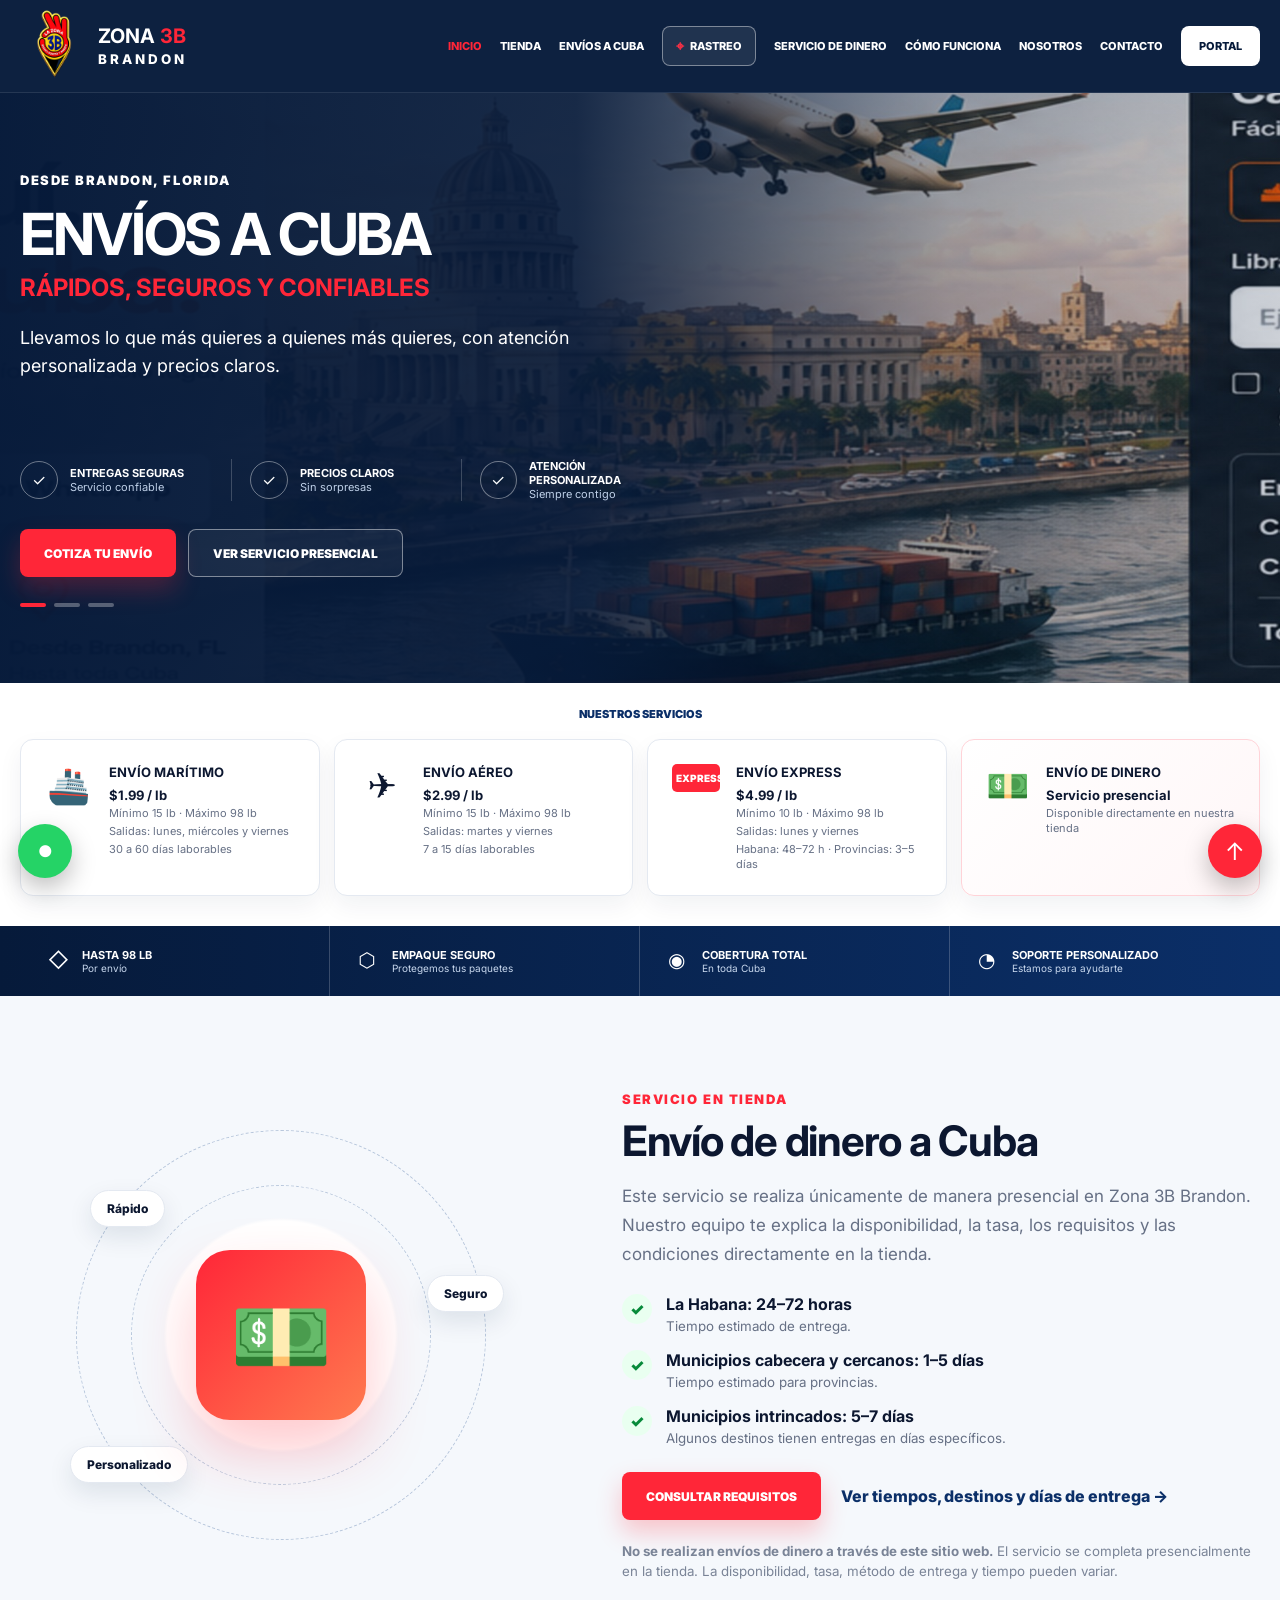
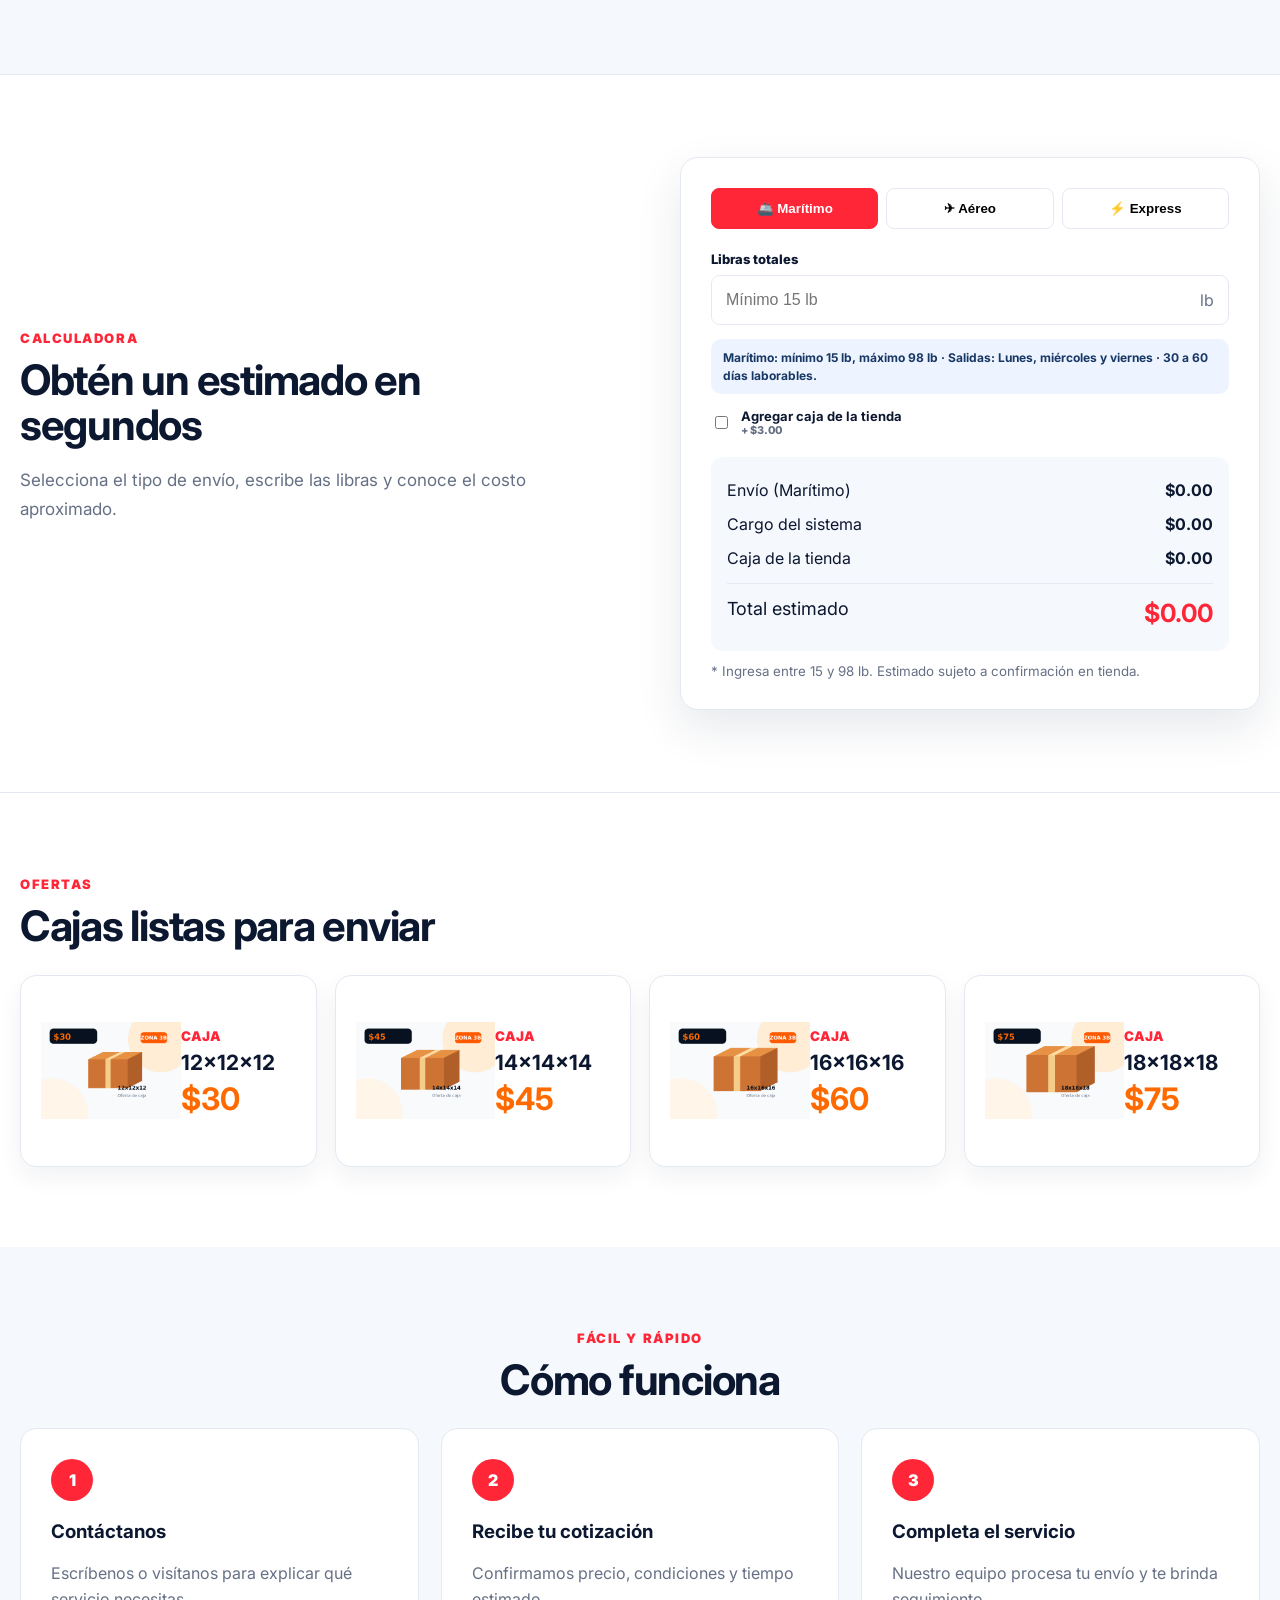
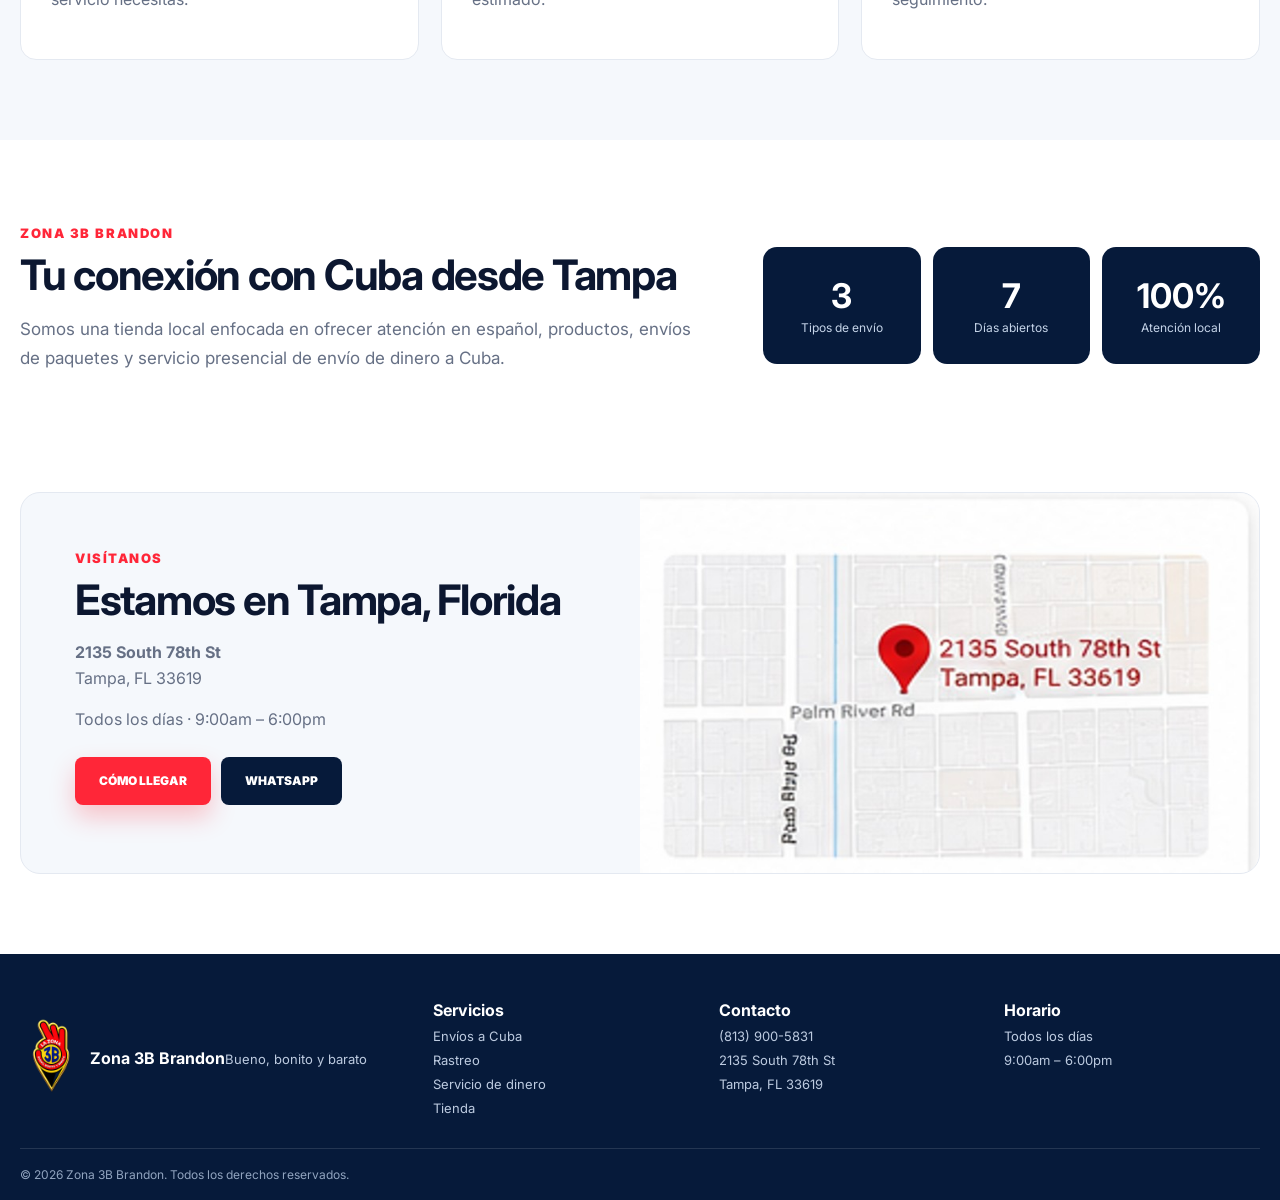
<file: index.html>
<!doctype html>
<html lang="es">
<head>
  <meta charset="utf-8">
  <meta name="viewport" content="width=device-width,initial-scale=1">
  <meta name="description" content="Zona 3B Brandon: tienda, envíos de paquetes y servicio presencial de envío de dinero a Cuba desde Tampa, Florida.">
  <meta name="theme-color" content="#061a3a">
  <meta name="build-version" content="6.6">
  <title>Zona 3B Brandon | Envíos, tienda y servicio de dinero a Cuba</title>
  <link rel="icon" href="logo-zona3b-oficial.png">
  <link rel="preconnect" href="https://fonts.googleapis.com">
  <link rel="preconnect" href="https://fonts.gstatic.com" crossorigin>
  <link href="https://fonts.googleapis.com/css2?family=Inter:wght@400;500;600;700;800;900&display=swap" rel="stylesheet">
  <link rel="stylesheet" href="styles-v67.css">
</head>
<body>
  <header class="site-header">
    <div class="shell nav-wrap">
      <a class="brand" href="#inicio" aria-label="Zona 3B Brandon">
        <img src="logo-zona3b-oficial.png" alt="Zona 3B Brandon">
        <div><strong>ZONA <span>3B</span></strong><small>BRANDON</small></div>
      </a>
      <button class="menu-toggle" aria-label="Abrir menú" aria-expanded="false">☰</button>
      <nav class="menu">
        <a href="#inicio" class="active">Inicio</a>
        <a class="shop-link" href="https://shop.zona3brandon.us" rel="noopener">Tienda</a>
        <a href="#envios">Envíos a Cuba</a>
        <a class="tracking-nav" href="seguimiento.html">Rastreo</a>
        <a href="#dinero">Servicio de dinero</a>
        <a href="#como-funciona">Cómo funciona</a>
        <a href="#nosotros">Nosotros</a>
        <a href="#contacto">Contacto</a>
        <a class="portal" id="portal-link" href="#">Portal</a>
      </nav>
    </div>
  </header>

  <main>
    <section class="hero" id="inicio">
      <div class="hero-bg"></div><div class="hero-overlay"></div>
      <div class="shell hero-content">
        <div class="hero-copy">
          <span class="kicker">DESDE BRANDON, FLORIDA</span>
          <div class="hero-slides" aria-live="polite">
            <article class="hero-slide active" data-slide="0">
              <h1>ENVÍOS A CUBA</h1>
              <h2>RÁPIDOS, SEGUROS Y CONFIABLES</h2>
              <p>Llevamos lo que más quieres a quienes más quieres, con atención personalizada y precios claros.</p>
            </article>
            <article class="hero-slide" data-slide="1">
              <h1>ENVÍO DE DINERO</h1>
              <h2>SERVICIO PRESENCIAL EN TIENDA</h2>
              <p>Visítanos en Zona 3B Brandon para recibir atención directa y completar el servicio personalmente.</p>
            </article>
            <article class="hero-slide" data-slide="2">
              <h1>TODO EN UN LUGAR</h1>
              <h2>TIENDA, PAQUETES Y SERVICIOS</h2>
              <p>Compra productos, prepara tus paquetes y realiza el envío de dinero personalmente en nuestra tienda.</p>
            </article>
          </div>
          <div class="hero-benefits">
            <div><i>✓</i><span><b>Entregas seguras</b><small>Servicio confiable</small></span></div>
            <div><i>✓</i><span><b>Precios claros</b><small>Sin sorpresas</small></span></div>
            <div><i>✓</i><span><b>Atención personalizada</b><small>Siempre contigo</small></span></div>
          </div>
          <div class="hero-actions">
            <a class="btn primary" href="#calculadora">Cotiza tu envío</a>
            <a class="btn secondary" id="money-hero" href="#dinero">Ver servicio presencial</a>
          </div>
          <div class="hero-dots" id="hero-dots"></div>
        </div>
      </div>
    </section>

    <section class="services" id="envios">
      <div class="shell">
        <div class="section-label">NUESTROS SERVICIOS</div>
        <div class="service-grid">
          <article><div class="service-icon">🚢</div><div><h3>Envío marítimo</h3><b>$1.99 / lb</b><small>Mínimo 15 lb · Máximo 98 lb</small><small>Salidas: lunes, miércoles y viernes</small><small>30 a 60 días laborables</small></div></article>
          <article><div class="service-icon">✈️</div><div><h3>Envío aéreo</h3><b>$2.99 / lb</b><small>Mínimo 15 lb · Máximo 98 lb</small><small>Salidas: martes y viernes</small><small>7 a 15 días laborables</small></div></article>
          <article><div class="service-icon express">EXPRESS</div><div><h3>Envío express</h3><b>$4.99 / lb</b><small>Mínimo 10 lb · Máximo 98 lb</small><small>Salidas: lunes y viernes</small><small>Habana: 48–72 h · Provincias: 3–5 días</small></div></article>
          <article class="money-card"><div class="service-icon">💵</div><div><h3>Envío de dinero</h3><b>Servicio presencial</b><small>Disponible directamente en nuestra tienda</small></div></article>
        </div>
      </div>
    </section>

    <section class="feature-strip">
      <div class="shell strip-grid">
        <div><span>◇</span><b>Hasta 98 lb</b><small>Por envío</small></div>
        <div><span>⬡</span><b>Empaque seguro</b><small>Protegemos tus paquetes</small></div>
        <div><span>◉</span><b>Cobertura total</b><small>En toda Cuba</small></div>
        <div><span>◔</span><b>Soporte personalizado</b><small>Estamos para ayudarte</small></div>
      </div>
    </section>

    <section class="money-section" id="dinero">
      <div class="shell money-layout">
        <div class="money-visual">
          <div class="money-orbit orbit-one"></div><div class="money-orbit orbit-two"></div>
          <div class="money-icon">💵</div>
          <span class="badge badge-one">Rápido</span><span class="badge badge-two">Seguro</span><span class="badge badge-three">Personalizado</span>
        </div>
        <div class="money-copy">
          <span class="eyebrow">SERVICIO EN TIENDA</span>
          <h2>Envío de dinero a Cuba</h2>
          <p>Este servicio se realiza únicamente de manera presencial en Zona 3B Brandon. Nuestro equipo te explica la disponibilidad, la tasa, los requisitos y las condiciones directamente en la tienda.</p>
          <div class="money-points">
            <div><i>✓</i><span><b>La Habana: 24–72 horas</b><small>Tiempo estimado de entrega.</small></span></div>
            <div><i>✓</i><span><b>Municipios cabecera y cercanos: 1–5 días</b><small>Tiempo estimado para provincias.</small></span></div>
            <div><i>✓</i><span><b>Municipios intrincados: 5–7 días</b><small>Algunos destinos tienen entregas en días específicos.</small></span></div>
          </div>
          <div class="money-actions">
            <a class="btn primary" id="money-whatsapp" href="#">Consultar requisitos</a>
            <a class="text-link" href="dinero.html">Ver tiempos, destinos y días de entrega →</a>
          </div>
          <small class="legal-note"><b>No se realizan envíos de dinero a través de este sitio web.</b> El servicio se completa presencialmente en la tienda. La disponibilidad, tasa, método de entrega y tiempo pueden variar.</small>
        </div>
      </div>
    </section>

    <section class="calculator-section" id="calculadora">
      <div class="shell calculator-layout">
        <div class="calc-copy">
          <span class="eyebrow">CALCULADORA</span>
          <h2>Obtén un estimado en segundos</h2>
          <p>Selecciona el tipo de envío, escribe las libras y conoce el costo aproximado.</p>
        </div>
        <div class="calculator-card">
          <div class="tabs" id="ship-tabs"></div>
          <label for="pounds">Libras totales</label>
          <div class="input-wrap"><input id="pounds" type="number" min="15" max="98" step="0.1" placeholder="Ej: 25"><span>lb</span></div>
          <div class="calc-rule" id="calc-rule">Marítimo: mínimo 15 lb, máximo 98 lb · 30 a 60 días laborables.</div>
          <label class="check-row"><input id="store-box" type="checkbox"><span><b>Agregar caja de la tienda</b><small>+ $3.00</small></span></label>
          <div class="summary-box">
            <div><span id="shipping-label">Envío (Marítimo)</span><b id="shipping-cost">$0.00</b></div>
            <div><span>Cargo del sistema</span><b id="system-cost">$1.30</b></div>
            <div><span>Caja de la tienda</span><b id="box-cost">$0.00</b></div>
            <div class="total"><span>Total estimado</span><b id="total-cost">$1.30</b></div>
          </div>
          <small id="calc-message">* Escribe una cantidad entre el mínimo y máximo permitido. Estimado sujeto a confirmación en tienda.</small>
        </div>
      </div>
    </section>

    <section class="boxes" id="cajas">
      <div class="shell">
        <div class="section-heading"><span class="eyebrow">OFERTAS</span><h2>Cajas listas para enviar</h2></div>
        <div class="boxes-grid">
          <article><img src="box-12-v54.png" alt="Caja 12x12x12"><div><small>CAJA</small><h3>12x12x12</h3><b>$30</b></div></article>
          <article><img src="box-14-v54.png" alt="Caja 14x14x14"><div><small>CAJA</small><h3>14x14x14</h3><b>$45</b></div></article>
          <article><img src="box-16-v54.png" alt="Caja 16x16x16"><div><small>CAJA</small><h3>16x16x16</h3><b>$60</b></div></article>
          <article><img src="box-18-v54.png" alt="Caja 18x18x18"><div><small>CAJA</small><h3>18x18x18</h3><b>$75</b></div></article>
        </div>
      </div>
    </section>

    <section class="how" id="como-funciona">
      <div class="shell">
        <div class="section-heading center"><span class="eyebrow">FÁCIL Y RÁPIDO</span><h2>Cómo funciona</h2></div>
        <div class="steps">
          <article><span>1</span><h3>Contáctanos</h3><p>Escríbenos o visítanos para explicar qué servicio necesitas.</p></article>
          <article><span>2</span><h3>Recibe tu cotización</h3><p>Confirmamos precio, condiciones y tiempo estimado.</p></article>
          <article><span>3</span><h3>Completa el servicio</h3><p>Nuestro equipo procesa tu envío y te brinda seguimiento.</p></article>
        </div>
      </div>
    </section>

    <section class="about" id="nosotros">
      <div class="shell about-layout">
        <div><span class="eyebrow">ZONA 3B BRANDON</span><h2>Tu conexión con Cuba desde Tampa</h2><p>Somos una tienda local enfocada en ofrecer atención en español, productos, envíos de paquetes y servicio presencial de envío de dinero a Cuba.</p></div>
        <div class="about-stats"><article><b>3</b><span>Tipos de envío</span></article><article><b>7</b><span>Días abiertos</span></article><article><b>100%</b><span>Atención local</span></article></div>
      </div>
    </section>

    <section class="contact" id="contacto">
      <div class="shell contact-card">
        <div><span class="eyebrow">VISÍTANOS</span><h2>Estamos en Tampa, Florida</h2><p><b id="address-1"></b><br><span id="address-2"></span></p><p>Todos los días · 9:00am – 6:00pm</p><div class="contact-actions"><a class="btn primary" id="map-link" href="#">Cómo llegar</a><a class="btn dark" id="contact-whatsapp" href="#">WhatsApp</a></div></div>
        <img src="map-preview-v54.jpg" alt="Mapa de ubicación de Zona 3B Brandon">
      </div>
    </section>
  </main>

  <a class="float whatsapp" id="floating-whatsapp" href="#" aria-label="WhatsApp">●</a>
  <a class="float up" href="#inicio" aria-label="Subir">↑</a>

  <footer>
    <div class="shell footer-grid">
      <div class="footer-brand"><img src="logo-zona3b-oficial.png" alt=""><div><b>Zona 3B Brandon</b><small>Bueno, bonito y barato</small></div></div>
      <div><b>Servicios</b><a href="#envios">Envíos a Cuba</a><a class="tracking-nav" href="seguimiento.html">Rastreo</a><a href="#dinero">Servicio de dinero</a><a class="shop-link" href="https://shop.zona3brandon.us" rel="noopener">Tienda</a></div>
      <div><b>Contacto</b><span>(813) 900-5831</span><span>2135 South 78th St</span><span>Tampa, FL 33619</span></div>
      <div><b>Horario</b><span>Todos los días</span><span>9:00am – 6:00pm</span></div>
    </div>
    <div class="shell footer-bottom">© 2026 Zona 3B Brandon. Todos los derechos reservados.</div>
  </footer>

  <script src="config.js"></script>
  <script src="script-v67.js"></script>

  <script>
    // Enlace independiente de la tienda. También corrige marcadores antiguos #tienda.
    (() => {
      const SHOP_URL = "https://shop.zona3brandon.us";
      document.addEventListener("click", (event) => {
        const link = event.target.closest("a");
        if (!link) return;
        const href = (link.getAttribute("href") || "").trim().toLowerCase();
        const label = (link.textContent || "").trim().toLowerCase();
        if (href === "#tienda" || (label === "tienda" && !href.includes("shop.zona3brandon.us"))) {
          event.preventDefault();
          window.location.assign(SHOP_URL);
        }
      }, true);
      if (window.location.hash.toLowerCase() === "#tienda") {
        window.location.replace(SHOP_URL);
      }
    })();
  </script>
</body>
</html>
</file>
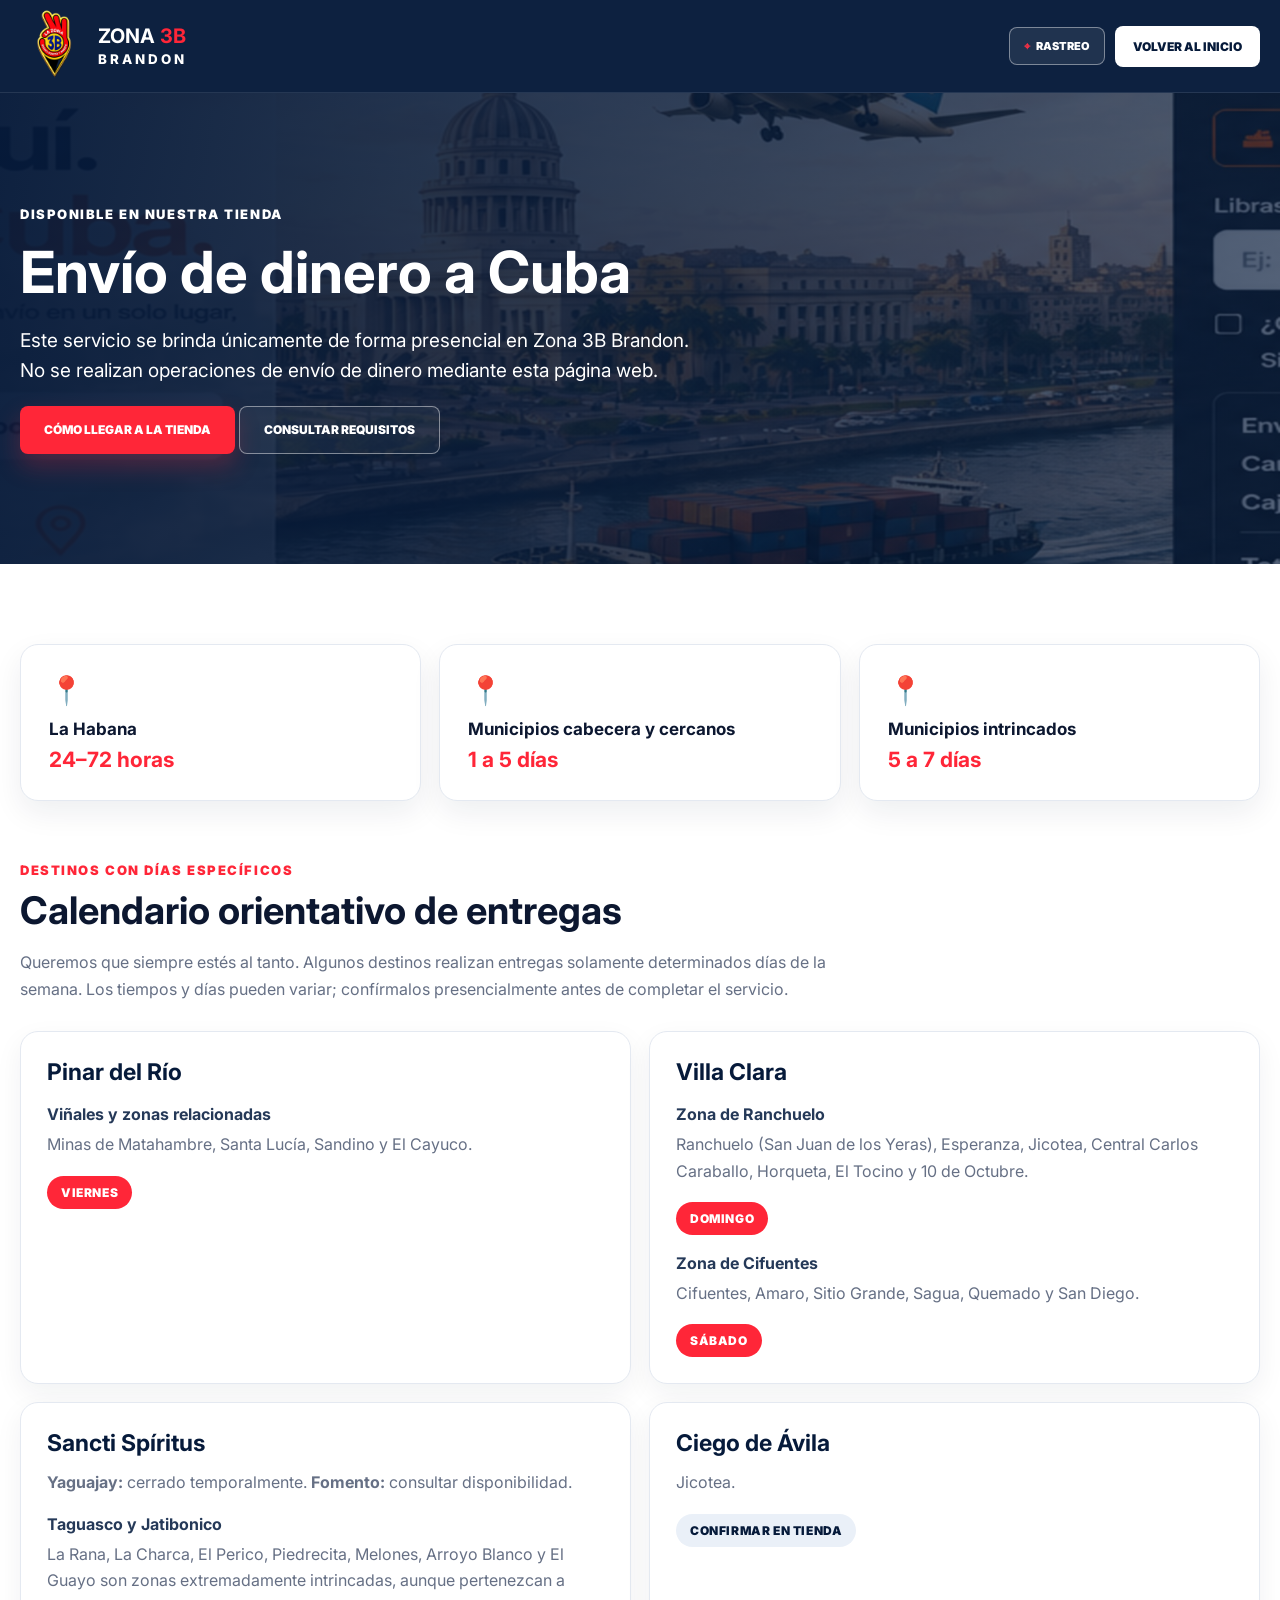
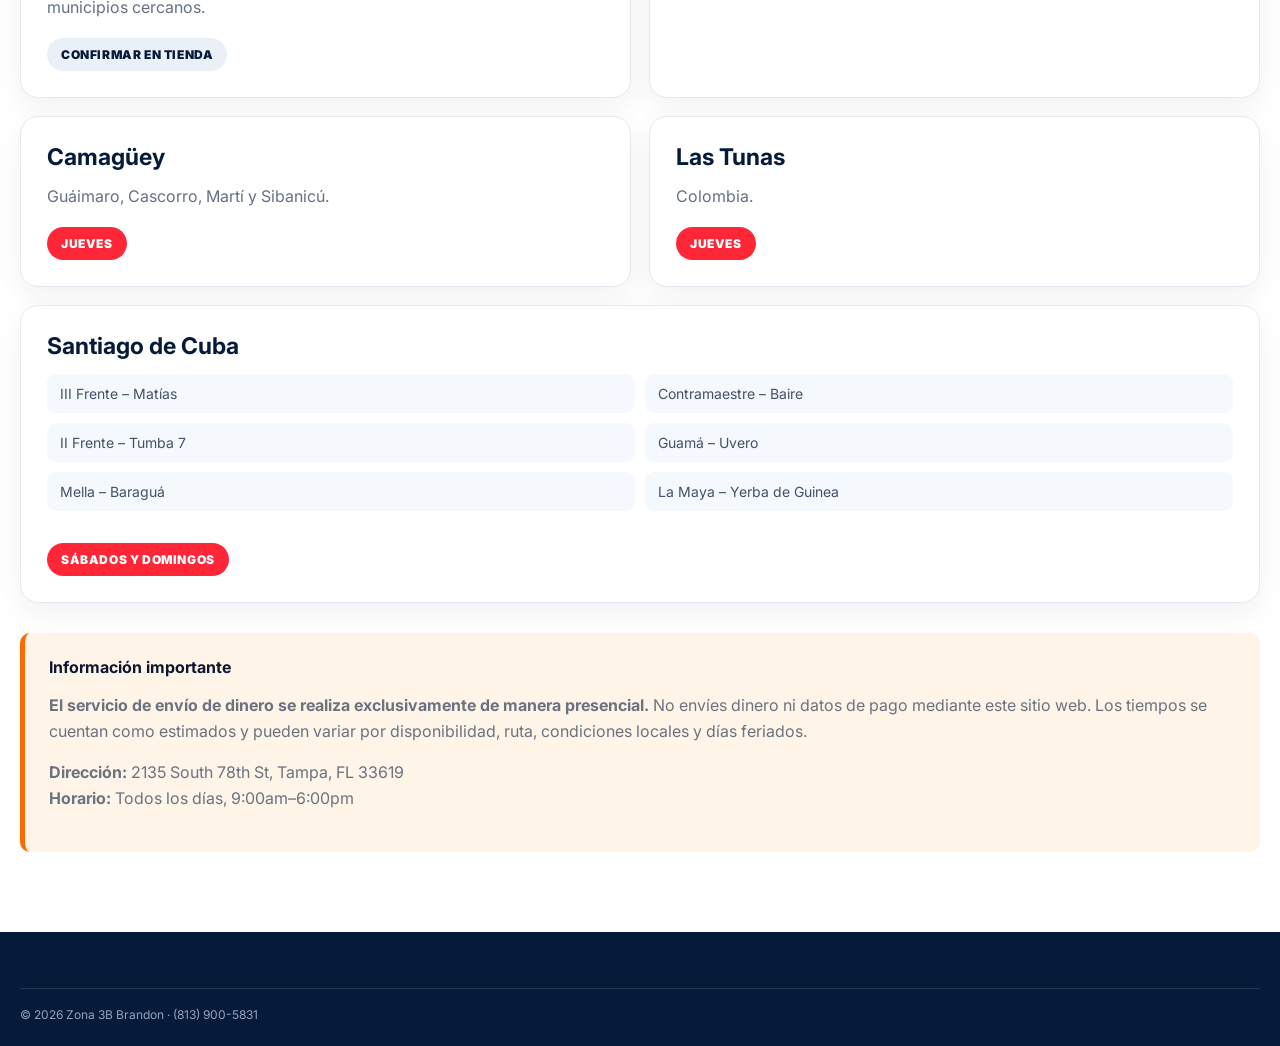
<file: dinero.html>
<!doctype html>
<html lang="es">
<head>
  <meta charset="utf-8">
  <meta name="viewport" content="width=device-width,initial-scale=1">
  <meta name="description" content="Información sobre el servicio presencial de envío de dinero a Cuba disponible en Zona 3B Brandon.">
  <title>Servicio presencial de envío de dinero | Zona 3B Brandon</title>
  <link rel="icon" href="logo-zona3b-oficial.png">
  <link rel="preconnect" href="https://fonts.googleapis.com">
  <link rel="preconnect" href="https://fonts.gstatic.com" crossorigin>
  <link href="https://fonts.googleapis.com/css2?family=Inter:wght@400;600;700;800;900&display=swap" rel="stylesheet">
  <link rel="stylesheet" href="styles-v67.css">
</head>
<body class="money-page">
  <header class="site-header">
    <div class="shell nav-wrap">
      <a class="brand" href="index.html"><img src="logo-zona3b-oficial.png" alt="Zona 3B"><div><strong>ZONA <span>3B</span></strong><small>BRANDON</small></div></a>
      <div class="money-page-nav"><a class="tracking-nav money-track" href="seguimiento.html">Rastreo</a><a class="portal" href="index.html">Volver al inicio</a></div>
    </div>
  </header>
  <main>
    <section class="money-page-hero">
      <div class="shell">
        <span class="kicker">DISPONIBLE EN NUESTRA TIENDA</span>
        <h1>Envío de dinero a Cuba</h1>
        <p>Este servicio se brinda únicamente de forma presencial en Zona 3B Brandon. No se realizan operaciones de envío de dinero mediante esta página web.</p>
        <a class="btn primary" id="map-money" href="#">Cómo llegar a la tienda</a>
        <a class="btn secondary" id="money-page-wa" href="#">Consultar requisitos</a>
      </div>
    </section>
    <section class="money-detail">
      <div class="shell">
        <div class="delivery-summary">
          <article><span>📍</span><h3>La Habana</h3><b>24–72 horas</b></article>
          <article><span>📍</span><h3>Municipios cabecera y cercanos</h3><b>1 a 5 días</b></article>
          <article><span>📍</span><h3>Municipios intrincados</h3><b>5 a 7 días</b></article>
        </div>

        <div class="schedule-intro">
          <span class="eyebrow">DESTINOS CON DÍAS ESPECÍFICOS</span>
          <h2>Calendario orientativo de entregas</h2>
          <p>Queremos que siempre estés al tanto. Algunos destinos realizan entregas solamente determinados días de la semana. Los tiempos y días pueden variar; confírmalos presencialmente antes de completar el servicio.</p>
        </div>

        <div class="destination-grid">
          <article class="destination-card">
            <h3>Pinar del Río</h3>
            <h4>Viñales y zonas relacionadas</h4>
            <p>Minas de Matahambre, Santa Lucía, Sandino y El Cayuco.</p>
            <div class="delivery-day">Viernes</div>
          </article>

          <article class="destination-card">
            <h3>Villa Clara</h3>
            <h4>Zona de Ranchuelo</h4>
            <p>Ranchuelo (San Juan de los Yeras), Esperanza, Jicotea, Central Carlos Caraballo, Horqueta, El Tocino y 10 de Octubre.</p>
            <div class="delivery-day">Domingo</div>
            <h4>Zona de Cifuentes</h4>
            <p>Cifuentes, Amaro, Sitio Grande, Sagua, Quemado y San Diego.</p>
            <div class="delivery-day">Sábado</div>
          </article>

          <article class="destination-card">
            <h3>Sancti Spíritus</h3>
            <p><b>Yaguajay:</b> cerrado temporalmente. <b>Fomento:</b> consultar disponibilidad.</p>
            <h4>Taguasco y Jatibonico</h4>
            <p>La Rana, La Charca, El Perico, Piedrecita, Melones, Arroyo Blanco y El Guayo son zonas extremadamente intrincadas, aunque pertenezcan a municipios cercanos.</p>
            <div class="delivery-day neutral">Confirmar en tienda</div>
          </article>

          <article class="destination-card">
            <h3>Ciego de Ávila</h3>
            <p>Jicotea.</p>
            <div class="delivery-day neutral">Confirmar en tienda</div>
          </article>

          <article class="destination-card">
            <h3>Camagüey</h3>
            <p>Guáimaro, Cascorro, Martí y Sibanicú.</p>
            <div class="delivery-day">Jueves</div>
          </article>

          <article class="destination-card">
            <h3>Las Tunas</h3>
            <p>Colombia.</p>
            <div class="delivery-day">Jueves</div>
          </article>

          <article class="destination-card wide">
            <h3>Santiago de Cuba</h3>
            <div class="route-list">
              <span>III Frente – Matías</span><span>Contramaestre – Baire</span><span>II Frente – Tumba 7</span><span>Guamá – Uvero</span><span>Mella – Baraguá</span><span>La Maya – Yerba de Guinea</span>
            </div>
            <div class="delivery-day">Sábados y domingos</div>
          </article>
        </div>

        <div class="notice">
          <b>Información importante</b>
          <p><strong>El servicio de envío de dinero se realiza exclusivamente de manera presencial.</strong> No envíes dinero ni datos de pago mediante este sitio web. Los tiempos se cuentan como estimados y pueden variar por disponibilidad, ruta, condiciones locales y días feriados.</p>
          <p><b>Dirección:</b> 2135 South 78th St, Tampa, FL 33619<br><b>Horario:</b> Todos los días, 9:00am–6:00pm</p>
        </div>
      </div>
    </section>
  </main>
  <footer><div class="shell footer-bottom">© 2026 Zona 3B Brandon · (813) 900-5831</div></footer>
  <script src="config.js"></script>
  <script>
    const c=window.ZONA3B_SITE;
    document.getElementById('map-money').href=c.mapsUrl;
    document.getElementById('money-page-wa').href=`https://wa.me/${c.whatsappDigits}?text=${encodeURIComponent('Hola, deseo consultar los requisitos del servicio presencial de envío de dinero a Cuba en la tienda.')}`;
  </script>
</body>
</html>
</file>
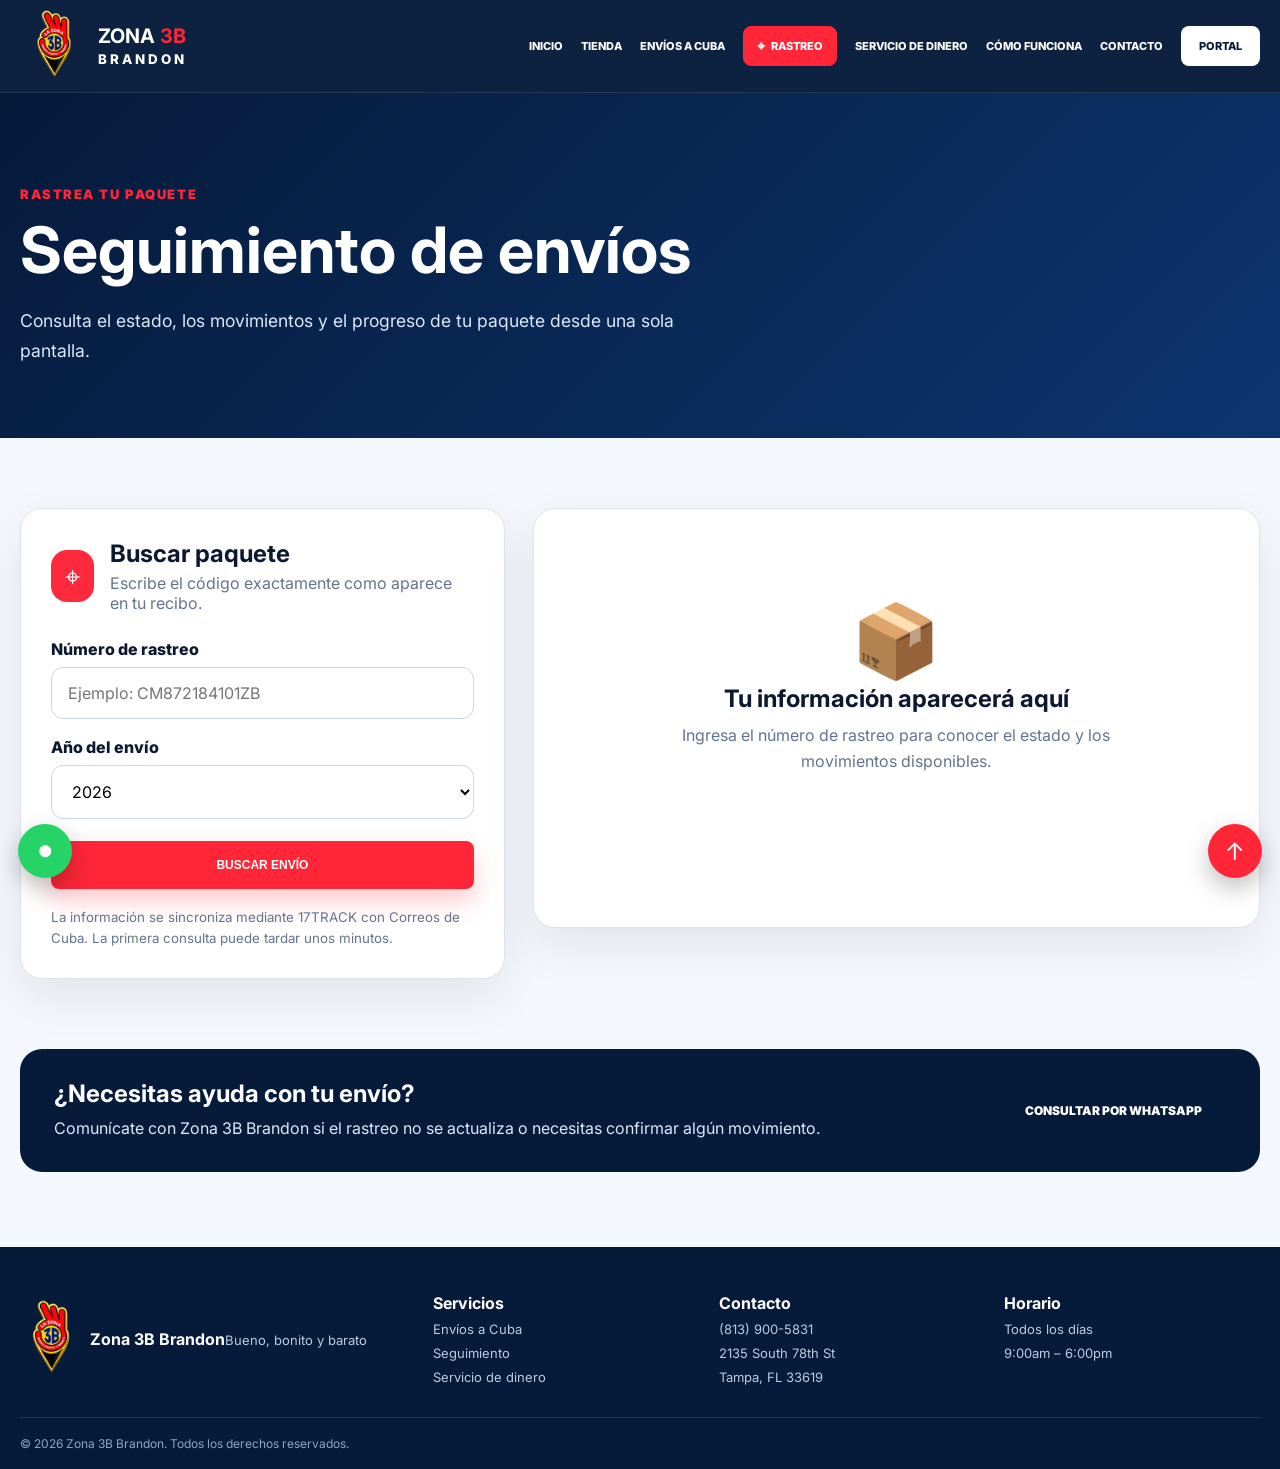
<file: seguimiento.html>
<!doctype html>
<html lang="es">
<head>
  <meta charset="utf-8"><meta name="viewport" content="width=device-width,initial-scale=1">
  <meta name="description" content="Consulta el estado de tu paquete enviado a Cuba con Zona 3B Brandon.">
  <meta name="theme-color" content="#061a3a"><meta name="build-version" content="11.1">
  <title>Seguimiento PRO | Zona 3B Brandon</title>
  <link rel="icon" href="logo-zona3b-oficial.png"><link rel="preconnect" href="https://fonts.googleapis.com"><link rel="preconnect" href="https://fonts.gstatic.com" crossorigin>
  <link href="https://fonts.googleapis.com/css2?family=Inter:wght@400;500;600;700;800;900&display=swap" rel="stylesheet"><link rel="stylesheet" href="styles-v67.css?v=110">
</head>
<body>
<header class="site-header"><div class="shell nav-wrap"><a class="brand" href="index.html" aria-label="Zona 3B Brandon"><img src="logo-zona3b-oficial.png" alt="Zona 3B Brandon"><div><strong>ZONA <span>3B</span></strong><small>BRANDON</small></div></a><button class="menu-toggle" aria-label="Abrir menú" aria-expanded="false">☰</button><nav class="menu"><a href="index.html">Inicio</a><a href="tienda.html">Tienda</a><a href="index.html#envios">Envíos a Cuba</a><a class="tracking-nav active" href="seguimiento.html">Rastreo</a><a href="dinero.html">Servicio de dinero</a><a href="index.html#como-funciona">Cómo funciona</a><a href="index.html#contacto">Contacto</a><a class="portal" id="portal-link" href="#">Portal</a></nav></div></header>
<main class="tracking-page">
<section class="tracking-hero"><div class="shell"><span class="eyebrow">RASTREA TU PAQUETE</span><h1>Seguimiento de envíos</h1><p>Consulta el estado, los movimientos y el progreso de tu paquete desde una sola pantalla.</p></div></section>
<section class="tracking-section"><div class="shell tracking-layout"><div class="tracking-card"><div class="tracking-card-head"><div class="tracking-icon">⌖</div><div><h2>Buscar paquete</h2><p>Escribe el código exactamente como aparece en tu recibo.</p></div></div><form id="tracking-form"><label for="tracking-code">Número de rastreo</label><input id="tracking-code" name="codigo" type="text" autocomplete="off" maxlength="40" placeholder="Ejemplo: CM872184101ZB" required><label for="tracking-year">Año del envío</label><select id="tracking-year" name="anio" required><option value="2026" selected>2026</option><option value="2025">2025</option><option value="2024">2024</option><option value="2023">2023</option><option value="2022">2022</option></select><button class="btn primary tracking-submit" type="submit"><span class="button-text">Buscar envío</span><span class="button-loading" hidden>Consultando…</span></button></form><small class="tracking-note">La información se sincroniza mediante 17TRACK con Correos de Cuba. La primera consulta puede tardar unos minutos.</small><div class="recent-searches" id="recent-box" hidden><h3>Búsquedas recientes</h3><div class="recent-list" id="recent-list"></div></div></div>
<div class="tracking-result" id="tracking-result" aria-live="polite"><div class="tracking-empty"><div class="tracking-package">📦</div><h2>Tu información aparecerá aquí</h2><p>Ingresa el número de rastreo para conocer el estado y los movimientos disponibles.</p></div></div></div></section>
<section class="tracking-help"><div class="shell"><div><h2>¿Necesitas ayuda con tu envío?</h2><p>Comunícate con Zona 3B Brandon si el rastreo no se actualiza o necesitas confirmar algún movimiento.</p></div><a class="btn dark" id="contact-whatsapp" href="#">Consultar por WhatsApp</a></div></section>
</main>
<a class="float whatsapp" id="floating-whatsapp" href="#" aria-label="WhatsApp">●</a><a class="float up" href="#" aria-label="Subir">↑</a>
<footer><div class="shell footer-grid"><div class="footer-brand"><img src="logo-zona3b-oficial.png" alt=""><div><b>Zona 3B Brandon</b><small>Bueno, bonito y barato</small></div></div><div><b>Servicios</b><a href="index.html#envios">Envíos a Cuba</a><a href="seguimiento.html">Seguimiento</a><a href="dinero.html">Servicio de dinero</a></div><div><b>Contacto</b><span>(813) 900-5831</span><span>2135 South 78th St</span><span>Tampa, FL 33619</span></div><div><b>Horario</b><span>Todos los días</span><span>9:00am – 6:00pm</span></div></div><div class="shell footer-bottom">© 2026 Zona 3B Brandon. Todos los derechos reservados.</div></footer>
<script src="config.js?v=110"></script>
<script>
(function(){
'use strict';
const cfg=window.ZONA3B_SITE||{whatsappDigits:'18139005831',portalUrl:'#',trackingApiUrl:''};
const $=id=>document.getElementById(id), form=$('tracking-form'), codeInput=$('tracking-code'), year=$('tracking-year'), result=$('tracking-result');
const wa=m=>`https://wa.me/${cfg.whatsappDigits}?text=${encodeURIComponent(m)}`;
const esc=v=>String(v??'').replace(/[&<>"']/g,c=>({'&':'&amp;','<':'&lt;','>':'&gt;','"':'&quot;',"'":'&#39;'}[c]));
const portal=$('portal-link');if(portal)portal.href=cfg.portalUrl||'#';$('contact-whatsapp').href=wa('Hola, necesito ayuda con el seguimiento de un paquete.');$('floating-whatsapp').href=wa('Hola, necesito ayuda con el seguimiento de un paquete.');
const mb=document.querySelector('.menu-toggle'),menu=document.querySelector('.menu');if(mb&&menu)mb.addEventListener('click',()=>{const open=menu.classList.toggle('open');mb.setAttribute('aria-expanded',String(open));});
let refreshTimer=null,lastPayload=null,lastCode='';
const STAGES=[['Información recibida','InfoReceived'],['Procesado','InTransit'],['En tránsito','InTransit'],['Llegó a Cuba','Arrival'],['En distribución','OutForDelivery'],['Entregado','Delivered']];
function trackingText(data){return [data.mainStatus,data.subStatus,data.stage,data.status,data.summary,...(data.events||[]).flatMap(e=>[e.status,e.description,e.location])].filter(Boolean).join(' ').toLowerCase();}
function passedCustoms(data){const t=trackingText(data);return /salida(?: de)? aduana|salió(?: de)? aduana|liberad[oa](?: por| de)? aduana|despachad[oa](?: por| de)? aduana|aduana liberad[oa]|customs cleared|released from customs|departed customs/.test(t)||(/entregado a aduana/.test(t)&&/(facturado|clasificado|en camino|distribuci|reparto)/.test(t));}
function stageIndex(data){const t=trackingText(data);if(/deliver|entregado al destinatario|entrega completada/.test(t))return 5;if(passedCustoms(data)||/out.?for.?delivery|distribuci|reparto|camino a (?:su )?destino/.test(t))return 4;if(/arrival|llegó a cuba|arribo|entregado a aduana|en aduana|cuba|destino/.test(t))return 3;if(/transit|tránsito|facturado|clasificado|salida/.test(t))return 2;if(/process|procesado|recepcionado/.test(t))return 1;return 0;}
function progressFor(i){return [12,28,48,68,84,100][i]||12;}
function statusClass(data,i){const t=`${data.mainStatus||''} ${data.status||''}`.toLowerCase();if(/alert|exception|failed|no entregado/.test(t))return 'status-alert';if(i===5)return 'status-delivered';if(i===0)return 'status-processing';return '';}
function saveRecent(code,anio){let arr=[];try{arr=JSON.parse(localStorage.getItem('zona3bRecentTracks')||'[]')}catch{}arr=arr.filter(x=>x.code!==code);arr.unshift({code,anio,at:Date.now()});localStorage.setItem('zona3bRecentTracks',JSON.stringify(arr.slice(0,5)));renderRecent();}
function renderRecent(){let arr=[];try{arr=JSON.parse(localStorage.getItem('zona3bRecentTracks')||'[]')}catch{}const box=$('recent-box'),list=$('recent-list');if(!arr.length){box.hidden=true;return}box.hidden=false;list.innerHTML=arr.map(x=>`<button type="button" class="recent-chip" data-code="${esc(x.code)}" data-year="${esc(x.anio)}">${esc(x.code)}</button>`).join('');list.querySelectorAll('button').forEach(b=>b.onclick=()=>{codeInput.value=b.dataset.code;year.value=b.dataset.year||year.value;lookup();});}
function fmtDate(v){if(!v)return 'Sin fecha';const d=new Date(v);return isNaN(d)?String(v):d.toLocaleString('es-US',{dateStyle:'medium',timeStyle:'short'});}
function render(data,code){lastPayload=data;lastCode=code;if(!data||!data.ok){clearInterval(refreshTimer);result.innerHTML=`<div class="tracking-error"><div class="tracking-status-icon">!</div><h2>No pudimos obtener el rastreo</h2><p>${esc(data?.message||'Intenta nuevamente en unos minutos.')}</p><button class="btn secondary" id="retry-track">Revisar número</button></div>`;$('retry-track').onclick=()=>codeInput.focus();return;}
 const events=(data.events||[]),idx=stageIndex(data),pct=progressFor(idx),last=events[0]||events[events.length-1]||{},carrier=data.carrier?.name||'Correos de Cuba',customsCleared=passedCustoms(data);
 const steps=STAGES.map((s,i)=>`<div class="tracking-step ${i<idx?'done':i===idx?'current':''}">${esc(s[0])}</div>`).join('');
 const timeline=events.length?events.map(e=>`<li><span class="event-dot"></span><div><b>${esc(e.status||e.description||'Actualización')}</b>${e.location?`<small>📍 ${esc(e.location)}</small>`:''}${e.date?`<time>${esc(fmtDate(e.date))}</time>`:''}</div></li>`).join(''):'<li><span class="event-dot"></span><div><b>Consulta realizada</b><small>17TRACK aceptó la guía. Los movimientos pueden tardar unos minutos en sincronizarse.</small></div></li>';
 result.className=`tracking-result ${statusClass(data,idx)}`;result.innerHTML=`<div class="result-head"><div><span class="eyebrow">RESULTADO</span><h2>${esc(data.status||'Información del envío')}</h2><p>Código: <b>${esc(code)}</b></p></div><span class="result-badge">${esc(data.stage||'En proceso')}</span></div><div class="tracking-pro-grid"><div class="pro-stat"><small>Transportista</small><b>${esc(carrier)}</b></div><div class="pro-stat"><small>Última actualización</small><b>${esc(fmtDate(data.checkedAt||last.date))}</b></div><div class="pro-stat"><small>Estado actual</small><b>${esc(data.status||data.stage||'En proceso')}</b></div><div class="pro-stat"><small>Entrega estimada</small><b>${esc(data.estimatedDelivery?.from||'Pendiente de cálculo')}${data.estimatedDelivery?.to?` – ${esc(data.estimatedDelivery.to)}`:''}</b></div></div><div class="progress-wrap"><div class="progress-label"><span>Progreso del envío</span><span>${pct}%</span></div><div class="progress-track"><div class="progress-fill" style="width:${pct}%"></div></div></div><div class="tracking-steps">${steps}</div><div class="route-card"><b>Ruta estimada del paquete</b><small>La ubicación exacta depende de los movimientos publicados por el operador.</small><div class="route-line ${customsCleared?'customs-cleared':''}"><div class="route-point"><span>🇺🇸</span>Estados Unidos</div><div class="route-dash"></div><div class="route-point"><span>✈️</span>Tránsito</div><div class="route-dash"></div><div class="route-point"><span>🇨🇺</span>Cuba</div><div class="route-dash delivery-road">${customsCleared?'<span class="delivery-truck" title="Camino a su destino">🚚</span>':''}</div><div class="route-point ${customsCleared?'active-destination':''}"><span>🏠</span>Destino</div></div>${customsCleared?'<div class="customs-cleared-message"><span>✓</span><div><b>Aduana completada</b><small>El paquete está en distribución o camino a su destino.</small></div></div>':''}</div>${data.summary?`<div class="result-summary">${esc(data.summary)}</div>`:''}<ol class="tracking-timeline">${timeline}</ol><div class="pro-actions"><button id="share-track">Compartir rastreo</button><button id="copy-track">Copiar enlace</button><button id="print-track">Imprimir / PDF</button><button id="refresh-track">Actualizar ahora</button></div><div class="auto-refresh"><span class="pulse-dot"></span><span id="refresh-msg">Actualización automática cada 30 segundos mientras el envío esté en proceso.</span></div><small class="tracking-source-note">Información sincronizada mediante 17TRACK y Correos de Cuba.</small>`;
 $('copy-track').onclick=async()=>{await navigator.clipboard.writeText(location.href);$('copy-track').textContent='Enlace copiado ✓';};$('print-track').onclick=()=>window.print();$('refresh-track').onclick=()=>lookup(true);$('share-track').onclick=async()=>{const share={title:'Seguimiento Zona 3B',text:`Consulta el envío ${code}`,url:location.href};if(navigator.share)await navigator.share(share);else{await navigator.clipboard.writeText(location.href);$('share-track').textContent='Enlace copiado ✓';}};
 clearInterval(refreshTimer);if(idx<5){refreshTimer=setInterval(()=>lookup(true),30000);}else{$('refresh-msg').textContent='El paquete figura como entregado. La actualización automática se detuvo.';}
}
async function lookup(silent=false){const code=codeInput.value.trim().toUpperCase();codeInput.value=code;if(!/^[A-Z0-9-]{6,40}$/.test(code)){render({ok:false,message:'Revisa el número de rastreo. Debe contener entre 6 y 40 letras o números.'},code);return;}const btn=form.querySelector('button'),txt=btn.querySelector('.button-text'),load=btn.querySelector('.button-loading');if(!silent){btn.disabled=true;txt.hidden=true;load.hidden=false;result.innerHTML='<div class="tracking-loading"><div class="spinner"></div><h2>Consultando el estado…</h2><p>La primera sincronización puede tardar unos minutos.</p></div>';}const url=new URL(location.href);url.searchParams.set('codigo',code);url.searchParams.set('anio',year.value);history.replaceState(null,'',url);saveRecent(code,year.value);try{const controller=new AbortController(),timer=setTimeout(()=>controller.abort(),75000),apiBase=String(cfg.trackingApiUrl||'').replace(/\/$/,'');if(!apiBase||apiBase.includes('REEMPLAZAR-'))throw new Error('API_NOT_CONFIGURED');const r=await fetch(`${apiBase}/api/track?codigo=${encodeURIComponent(code)}&anio=${encodeURIComponent(year.value)}`,{headers:{Accept:'application/json'},cache:'no-store',signal:controller.signal});clearTimeout(timer);let data;try{data=await r.json()}catch{data={ok:false,message:`El servidor respondió con formato inválido (${r.status}).`}}render(data,code);}catch(err){render({ok:false,message:err?.name==='AbortError'?'La consulta tardó demasiado. Intenta nuevamente.':'No fue posible conectar con el servidor de seguimiento.'},code);}finally{btn.disabled=false;txt.hidden=false;load.hidden=true;}}
form.addEventListener('submit',e=>{e.preventDefault();lookup();});renderRecent();const params=new URLSearchParams(location.search),q=params.get('codigo'),y=params.get('anio');if(y&&[...year.options].some(o=>o.value===y))year.value=y;if(q){codeInput.value=q.toUpperCase();setTimeout(()=>lookup(),150);}window.addEventListener('beforeunload',()=>clearInterval(refreshTimer));
})();
</script>
</body></html>
</file>
<file: styles-v67.css>
:root{--navy:#061a3a;--navy2:#0b2f68;--red:#ff2638;--orange:#ff6a00;--text:#0c1730;--muted:#667085;--line:#e4e9f1;--soft:#f5f8fc}*{box-sizing:border-box}html{scroll-behavior:smooth}body{margin:0;font-family:Inter,system-ui,sans-serif;color:var(--text);background:#fff}.shell{width:min(1280px,calc(100% - 40px));margin:auto}.site-header{position:sticky;top:0;z-index:100;background:rgba(6,26,58,.97);border-bottom:1px solid rgba(255,255,255,.1);backdrop-filter:blur(14px)}.nav-wrap{height:86px;display:flex;align-items:center;justify-content:space-between;gap:24px}.brand{display:flex;align-items:center;gap:10px;color:#fff;text-decoration:none}.brand img{width:54px;height:64px;object-fit:contain;filter:brightness(0) invert(1)}.brand strong{font-size:20px;display:block;line-height:1}.brand strong span{color:var(--red)}.brand small{display:block;letter-spacing:.22em;font-weight:800;margin-top:5px}.menu{display:flex;align-items:center;gap:27px}.menu a{color:#fff;text-decoration:none;text-transform:uppercase;font-size:12px;font-weight:800;white-space:nowrap}.menu a:hover,.menu a.active{color:var(--red)}.portal{padding:13px 18px;border-radius:8px;background:#fff!important;color:var(--navy)!important;text-decoration:none;text-transform:uppercase;font-size:12px;font-weight:900}.menu-toggle{display:none;background:none;border:0;color:#fff;font-size:28px}.hero{position:relative;min-height:590px;overflow:hidden;background:var(--navy)}.hero-bg{position:absolute;inset:0;background:url('havana-scene-v54.jpg') center/cover no-repeat;transform:scale(1.03)}.hero-overlay{position:absolute;inset:0;background:linear-gradient(90deg,rgba(6,26,58,.99) 0%,rgba(6,26,58,.92) 45%,rgba(6,26,58,.38) 74%,rgba(6,26,58,.2) 100%)}.hero-content{position:relative;z-index:2;min-height:590px;display:flex;align-items:center}.hero-copy{max-width:690px;padding:62px 0}.kicker,.eyebrow{font-size:13px;letter-spacing:.12em;font-weight:900;color:#fff}.hero-slide{display:none;min-height:225px}.hero-slide.active{display:block;animation:fade .55s ease}@keyframes fade{from{opacity:.2;transform:translateY(8px)}to{opacity:1;transform:none}}.hero h1{font-size:58px;line-height:.98;margin:17px 0 10px;color:#fff;letter-spacing:-.04em}.hero h2{margin:0 0 22px;color:var(--red);font-size:24px}.hero p{font-size:18px;line-height:1.55;color:#fff;max-width:610px}.hero-benefits{display:grid;grid-template-columns:repeat(3,1fr);gap:0;margin:28px 0}.hero-benefits>div{display:flex;gap:12px;align-items:center;padding-right:18px;margin-right:18px;border-right:1px solid rgba(255,255,255,.2)}.hero-benefits>div:last-child{border:0}.hero-benefits i{width:38px;height:38px;border:1px solid rgba(255,255,255,.4);border-radius:50%;display:grid;place-items:center;color:#fff;font-style:normal}.hero-benefits span{display:flex;flex-direction:column;color:#fff}.hero-benefits b{text-transform:uppercase;font-size:11px}.hero-benefits small{font-size:11px;color:#bfd0e8}.hero-actions{display:flex;gap:12px}.btn{display:inline-flex;align-items:center;justify-content:center;min-height:48px;padding:0 24px;border-radius:8px;text-decoration:none;text-transform:uppercase;font-size:12px;font-weight:900;transition:.2s}.btn:hover{transform:translateY(-2px)}.btn.primary{background:var(--red);color:#fff;box-shadow:0 12px 24px rgba(255,38,56,.25)}.btn.secondary{border:1px solid rgba(255,255,255,.45);color:#fff;background:rgba(255,255,255,.05)}.btn.dark{background:var(--navy);color:#fff}.hero-dots{display:flex;gap:8px;margin-top:26px}.hero-dots button{width:26px;height:4px;border:0;background:rgba(255,255,255,.3);padding:0;border-radius:4px}.hero-dots button.active{background:var(--red)}.services{padding:24px 0 30px}.section-label{text-align:center;color:var(--navy2);font-weight:900;font-size:11px;margin-bottom:18px}.service-grid{display:grid;grid-template-columns:repeat(4,1fr);gap:14px}.service-grid article{display:flex;align-items:center;gap:16px;border:1px solid var(--line);border-radius:13px;padding:24px;background:#fff;box-shadow:0 10px 25px rgba(10,35,70,.06);transition:.2s}.service-grid article:hover{transform:translateY(-4px);box-shadow:0 16px 34px rgba(10,35,70,.11)}.service-icon{font-size:35px;width:48px;text-align:center}.service-icon.express{background:var(--red);color:#fff;font-size:10px;font-weight:900;padding:8px 4px;border-radius:5px}.service-grid h3{margin:0 0 7px;text-transform:uppercase;font-size:13px}.service-grid b,.service-grid small{display:block}.service-grid b{font-size:13px}.service-grid small{color:var(--muted);font-size:11px;margin-top:4px}.money-card{border-color:#ffd3d8!important;background:linear-gradient(135deg,#fff,#fff6f7)!important}.feature-strip{background:linear-gradient(90deg,var(--navy),var(--navy2));color:#fff}.strip-grid{display:grid;grid-template-columns:repeat(4,1fr)}.strip-grid>div{display:grid;grid-template-columns:34px 1fr;grid-template-rows:auto auto;padding:22px 28px;border-right:1px solid rgba(255,255,255,.2)}.strip-grid>div:last-child{border:0}.strip-grid span{grid-row:1/3;font-size:20px}.strip-grid b{text-transform:uppercase;font-size:11px}.strip-grid small{color:#c7d7ed;font-size:10px}.money-section{padding:92px 0;background:var(--soft)}.money-layout{display:grid;grid-template-columns:.9fr 1.1fr;gap:80px;align-items:center}.money-visual{position:relative;min-height:420px;display:grid;place-items:center;background:radial-gradient(circle at center,#fff 0 34%,transparent 35%)}.money-icon{width:170px;height:170px;border-radius:34px;background:linear-gradient(135deg,var(--red),#ff7a4f);display:grid;place-items:center;font-size:82px;box-shadow:0 30px 60px rgba(255,38,56,.25);z-index:2}.money-orbit{position:absolute;border:1px dashed #b8c7dc;border-radius:50%}.orbit-one{width:300px;height:300px}.orbit-two{width:410px;height:410px}.badge{position:absolute;background:#fff;border:1px solid var(--line);box-shadow:0 10px 25px rgba(10,35,70,.1);border-radius:999px;padding:10px 16px;font-size:12px;font-weight:800}.badge-one{top:65px;left:70px}.badge-two{right:38px;top:150px}.badge-three{bottom:62px;left:50px}.eyebrow{color:var(--red)}.money-copy h2,.calc-copy h2,.section-heading h2,.about h2,.contact h2{font-size:42px;line-height:1.08;margin:10px 0 18px;letter-spacing:-.03em}.money-copy>p,.calc-copy p,.about p{font-size:17px;line-height:1.7;color:var(--muted)}.money-points{display:grid;gap:16px;margin:26px 0}.money-points>div{display:flex;gap:14px}.money-points i{width:30px;height:30px;border-radius:50%;background:#e9fff0;color:#078a3a;display:grid;place-items:center;font-style:normal;font-weight:900}.money-points span{display:flex;flex-direction:column}.money-points small{color:var(--muted);margin-top:4px}.money-actions{display:flex;align-items:center;gap:20px}.text-link{color:var(--navy2);font-weight:800;text-decoration:none}.legal-note{display:block;color:#7a8497;line-height:1.5;margin-top:22px}.calculator-section{padding:82px 0;background:linear-gradient(135deg,var(--navy),#0b3474);color:#fff}.calculator-layout{display:grid;grid-template-columns:1fr 1fr;gap:80px;align-items:center}.calc-copy .eyebrow{color:#ff8792}.calc-copy p{color:#c9d7ec}.calculator-card{background:#fff;color:var(--text);padding:30px;border-radius:18px;box-shadow:0 30px 70px rgba(0,0,0,.2)}.tabs{display:grid;grid-template-columns:repeat(3,1fr);gap:8px;margin-bottom:22px}.ship-tab{border:1px solid var(--line);background:#fff;padding:12px 8px;border-radius:8px;font-weight:800;cursor:pointer}.ship-tab.active{background:var(--red);color:#fff;border-color:var(--red)}.calculator-card label{display:block;font-size:13px;font-weight:800;margin-bottom:8px}.input-wrap{display:flex;border:1px solid var(--line);border-radius:9px;overflow:hidden;margin-bottom:16px}.input-wrap input{flex:1;border:0;padding:14px;font-size:16px;outline:none}.input-wrap span{padding:14px;color:var(--muted)}.check-row{display:flex!important;align-items:center;gap:10px;margin:14px 0 20px!important}.check-row span{display:flex;flex-direction:column}.check-row small{color:var(--muted)}.summary-box{background:var(--soft);border-radius:12px;padding:16px}.summary-box>div{display:flex;justify-content:space-between;padding:7px 0}.summary-box .total{border-top:1px solid var(--line);margin-top:8px;padding-top:14px;font-size:18px}.summary-box .total b{color:var(--red);font-size:25px}.calculator-card>small{display:block;color:var(--muted);margin-top:12px}.boxes{padding:80px 0}.section-heading{margin-bottom:26px}.section-heading.center{text-align:center}.boxes-grid{display:grid;grid-template-columns:repeat(4,1fr);gap:18px}.boxes-grid article{border:1px solid var(--line);border-radius:16px;display:grid;grid-template-columns:1.1fr .9fr;align-items:center;padding:20px;background:#fff;box-shadow:0 10px 25px rgba(10,35,70,.06)}.boxes-grid img{width:100%;height:150px;object-fit:contain}.boxes-grid small{color:var(--red);font-weight:900}.boxes-grid h3{font-size:21px;margin:5px 0}.boxes-grid b{font-size:31px;color:var(--orange)}.how{padding:80px 0;background:var(--soft)}.steps{display:grid;grid-template-columns:repeat(3,1fr);gap:22px}.steps article{background:#fff;padding:30px;border-radius:16px;border:1px solid var(--line)}.steps span{display:grid;place-items:center;width:42px;height:42px;border-radius:50%;background:var(--red);color:#fff;font-weight:900}.steps p{color:var(--muted);line-height:1.6}.about{padding:82px 0}.about-layout{display:grid;grid-template-columns:1.15fr .85fr;gap:70px;align-items:center}.about-stats{display:grid;grid-template-columns:repeat(3,1fr);gap:12px}.about-stats article{background:var(--navy);color:#fff;border-radius:14px;padding:28px 16px;text-align:center}.about-stats b{font-size:34px;display:block;color:#fff}.about-stats span{font-size:12px;color:#c5d4e8}.contact{padding:20px 0 80px}.contact-card{display:grid;grid-template-columns:1fr 1fr;background:var(--soft);border-radius:20px;overflow:hidden;border:1px solid var(--line)}.contact-card>div{padding:54px}.contact-card p{color:var(--muted);line-height:1.6}.contact-card img{width:100%;height:100%;min-height:380px;object-fit:cover}.contact-actions{display:flex;gap:10px;margin-top:24px}.float{position:fixed;bottom:22px;width:54px;height:54px;border-radius:50%;display:grid;place-items:center;color:#fff;text-decoration:none;z-index:90;box-shadow:0 10px 25px rgba(0,0,0,.25)}.float.whatsapp{left:18px;background:#25d366}.float.up{right:18px;background:var(--red);font-size:24px}footer{background:var(--navy);color:#fff;padding:46px 0 18px}.footer-grid{display:grid;grid-template-columns:1.5fr 1fr 1fr 1fr;gap:30px}.footer-grid>div{display:flex;flex-direction:column;gap:8px}.footer-grid a,.footer-grid span,.footer-grid small{color:#bdcbe0;text-decoration:none;font-size:13px}.footer-brand{flex-direction:row!important;align-items:center}.footer-brand img{width:48px;filter:brightness(0) invert(1)}.footer-bottom{border-top:1px solid rgba(255,255,255,.12);margin-top:32px;padding-top:18px;color:#91a4bf;font-size:12px}.money-page-hero{padding:110px 0;background:linear-gradient(100deg,rgba(6,26,58,.97),rgba(6,26,58,.68)),url('havana-scene-v54.jpg') center/cover;color:#fff}.money-page-hero h1{font-size:58px;margin:14px 0}.money-page-hero p{font-size:19px;max-width:670px;line-height:1.6}.money-detail{padding:80px 0}.detail-grid{display:grid;grid-template-columns:repeat(3,1fr);gap:20px}.detail-grid article{border:1px solid var(--line);border-radius:16px;padding:30px}.detail-grid span{color:var(--red);font-weight:900}.detail-grid p{color:var(--muted);line-height:1.6}.notice{margin-top:30px;padding:24px;background:#fff4e8;border-left:5px solid var(--orange);border-radius:10px}.notice p{color:#6b7280;line-height:1.6}.money-page footer{padding:24px 0}
@media(max-width:1100px){.menu-toggle{display:block}.menu{display:none;position:absolute;left:0;right:0;top:86px;background:var(--navy);padding:22px;flex-direction:column;align-items:flex-start}.menu.open{display:flex}.service-grid,.boxes-grid{grid-template-columns:repeat(2,1fr)}.money-layout,.calculator-layout,.about-layout{grid-template-columns:1fr}.money-visual{order:2}.hero-overlay{background:rgba(6,26,58,.9)}.strip-grid{grid-template-columns:repeat(2,1fr)}.footer-grid{grid-template-columns:repeat(2,1fr)}}
@media(max-width:680px){.shell{width:min(100% - 24px,1280px)}.brand div{display:none}.hero,.hero-content{min-height:650px}.hero-copy{padding:45px 0}.hero h1{font-size:43px}.hero h2{font-size:19px}.hero-benefits{grid-template-columns:1fr;gap:12px}.hero-benefits>div{border:0}.hero-actions,.money-actions,.contact-actions{flex-direction:column;align-items:stretch}.service-grid,.boxes-grid,.steps,.detail-grid{grid-template-columns:1fr}.strip-grid{grid-template-columns:1fr}.strip-grid>div{border-right:0;border-bottom:1px solid rgba(255,255,255,.2)}.money-section,.calculator-section,.boxes,.how,.about{padding:58px 0}.money-layout{gap:30px}.money-visual{min-height:340px}.orbit-two{width:320px;height:320px}.orbit-one{width:245px;height:245px}.money-icon{width:135px;height:135px;font-size:62px}.badge-one{left:0}.badge-two{right:0}.badge-three{left:15px}.money-copy h2,.calc-copy h2,.section-heading h2,.about h2,.contact h2{font-size:34px}.calculator-layout{gap:28px}.contact-card{grid-template-columns:1fr}.contact-card>div{padding:30px}.about-stats{grid-template-columns:1fr}.footer-grid{grid-template-columns:1fr}.money-page-hero h1{font-size:42px}}

/* Zona 3B Brandon v6.2 — logo oficial y calculadora con fondo limpio */
.brand img{width:68px;height:76px;object-fit:contain;filter:none}.nav-wrap{height:92px}.menu{top:92px}.footer-brand img{width:62px;height:82px;object-fit:contain;filter:none}.calculator-section{background:#fff;color:var(--text);border-top:1px solid var(--line);border-bottom:1px solid var(--line)}.calculator-section .calc-copy .eyebrow{color:var(--red)}.calculator-section .calc-copy p{color:var(--muted)}.calculator-card{border:1px solid var(--line);box-shadow:0 18px 45px rgba(10,35,70,.10)}
@media(max-width:1100px){.menu{top:92px}}
@media(max-width:680px){.brand img{width:52px;height:66px}.nav-wrap{height:78px}.menu{top:78px}.footer-brand img{width:54px;height:72px}}

/* v6.3 shipping limits and delivery details */
.service-grid article small{display:block;margin-top:3px}.calc-rule{margin:-2px 0 14px;padding:10px 12px;border-radius:10px;background:#eef4ff;color:#173765;font-size:12px;font-weight:700;line-height:1.45}.calculator-card>small.error{display:block;color:#c9212b;font-weight:800;margin-top:10px}.input-wrap input:invalid:not(:placeholder-shown){outline:2px solid #e52b37;border-color:#e52b37}

/* Tienda v6.4 */
.store-hero{padding:150px 0 70px;background:linear-gradient(135deg,#061a3a 0%,#0b3269 100%);color:#fff;text-align:center}
.store-hero .eyebrow{color:#ff3045}.store-hero h1{font-size:clamp(2.2rem,5vw,4rem);margin:8px 0 14px}.store-hero p{max-width:720px;margin:0 auto;color:#d8e3f4;font-size:1.05rem;line-height:1.7}
.store-toolbar{padding:30px 0;background:#fff;border-bottom:1px solid #e6ecf4;position:sticky;top:86px;z-index:20}
.store-toolbar-row{display:flex;gap:14px;align-items:center;justify-content:space-between;flex-wrap:wrap}.store-search{flex:1;min-width:260px;display:flex;align-items:center;border:1px solid #d8e0ec;border-radius:14px;padding:0 16px;background:#f8fafc}.store-search input{width:100%;border:0;background:transparent;padding:15px 10px;font:inherit;outline:none}.category-filter{display:flex;gap:8px;flex-wrap:wrap}.category-filter button{border:1px solid #d8e0ec;background:#fff;color:#0a2147;border-radius:999px;padding:10px 14px;font-weight:800;cursor:pointer}.category-filter button.active,.category-filter button:hover{background:#ff2638;color:#fff;border-color:#ff2638}
.categories-section{padding:58px 0;background:#f4f7fb}.category-grid{display:grid;grid-template-columns:repeat(3,1fr);gap:18px}.category-card{background:#fff;border:1px solid #e0e7f0;border-radius:20px;padding:26px;box-shadow:0 12px 30px rgba(6,26,58,.06);cursor:pointer;transition:.2s}.category-card:hover{transform:translateY(-4px);box-shadow:0 18px 38px rgba(6,26,58,.12)}.category-card .icon{width:58px;height:58px;border-radius:16px;display:grid;place-items:center;background:#fff1f2;font-size:30px;margin-bottom:18px}.category-card h2{margin:0 0 8px;color:#071d42}.category-card p{margin:0;color:#66758b;line-height:1.55}.category-card span{display:inline-block;margin-top:16px;color:#ff2638;font-weight:800}
.products-section{padding:60px 0 90px;background:#fff}.products-head{display:flex;justify-content:space-between;gap:20px;align-items:end;margin-bottom:24px}.products-head h2{margin:5px 0 0;font-size:2rem;color:#071d42}.products-count{color:#66758b;font-weight:700}.product-grid{display:grid;grid-template-columns:repeat(4,1fr);gap:18px}.product-card{border:1px solid #e0e7f0;border-radius:18px;overflow:hidden;background:#fff}.product-image{height:190px;background:#f4f7fb;display:grid;place-items:center;font-size:52px}.product-info{padding:18px}.product-info small{color:#ff2638;font-weight:800;text-transform:uppercase}.product-info h3{margin:7px 0;color:#071d42}.product-info p{margin:0;color:#66758b}.empty-products{grid-column:1/-1;text-align:center;border:2px dashed #d8e0ec;border-radius:20px;padding:55px 20px;background:#f8fafc}.empty-products .empty-icon{font-size:50px}.empty-products h3{color:#071d42;font-size:1.45rem;margin:10px 0}.empty-products p{color:#66758b;max-width:620px;margin:0 auto;line-height:1.6}
@media(max-width:900px){.category-grid{grid-template-columns:repeat(2,1fr)}.product-grid{grid-template-columns:repeat(2,1fr)}.store-toolbar{top:72px}}
@media(max-width:600px){.category-grid,.product-grid{grid-template-columns:1fr}.store-hero{padding:120px 0 55px}.store-toolbar{position:static}.store-toolbar-row{display:block}.category-filter{margin-top:14px}.category-filter button{font-size:.82rem}.products-head{display:block}.products-count{display:block;margin-top:8px}}

/* v6.5 departure schedules and money delivery destinations */
.delivery-summary{display:grid;grid-template-columns:repeat(3,1fr);gap:18px;margin-bottom:58px}.delivery-summary article{padding:28px;border:1px solid var(--line);border-radius:18px;background:#fff;box-shadow:0 12px 30px rgba(6,26,58,.07)}.delivery-summary span{font-size:28px}.delivery-summary h3{margin:12px 0 8px;font-size:17px}.delivery-summary b{color:var(--red);font-size:21px}.schedule-intro{max-width:820px;margin-bottom:28px}.schedule-intro h2{font-size:38px;margin:8px 0 12px}.schedule-intro p{color:var(--muted);line-height:1.7}.destination-grid{display:grid;grid-template-columns:repeat(2,1fr);gap:18px}.destination-card{border:1px solid var(--line);border-radius:18px;padding:26px;background:#fff;box-shadow:0 10px 28px rgba(6,26,58,.06)}.destination-card.wide{grid-column:1/-1}.destination-card h3{margin:0 0 12px;color:var(--navy);font-size:23px}.destination-card h4{margin:18px 0 7px;color:#253958}.destination-card p{color:var(--muted);line-height:1.65;margin:0}.delivery-day{display:inline-flex;margin-top:18px;padding:9px 14px;border-radius:999px;background:var(--red);color:#fff;font-size:12px;font-weight:900;text-transform:uppercase;letter-spacing:.05em}.delivery-day.neutral{background:#eaf0f8;color:var(--navy)}.route-list{display:grid;grid-template-columns:repeat(2,1fr);gap:10px;margin:14px 0}.route-list span{padding:11px 13px;background:var(--soft);border-radius:9px;color:#41516a;font-size:14px}.service-grid article{align-items:flex-start}.service-grid small{line-height:1.35}
@media(max-width:680px){.delivery-summary,.destination-grid{grid-template-columns:1fr}.destination-card.wide{grid-column:auto}.route-list{grid-template-columns:1fr}.schedule-intro h2{font-size:31px}}

/* Seguimiento v6.6 */
.tracking-page{background:#f4f7fb;min-height:70vh}.tracking-hero{padding:90px 0 55px;background:linear-gradient(135deg,#061a3a,#0c356f);color:#fff}.tracking-hero h1{font-size:clamp(2.3rem,5vw,4.7rem);margin:8px 0 12px}.tracking-hero p{max-width:720px;font-size:1.1rem;color:#dce8fb;line-height:1.7}.tracking-section{padding:70px 0}.tracking-layout{display:grid;grid-template-columns:minmax(320px,.8fr) minmax(420px,1.2fr);gap:28px;align-items:start}.tracking-card,.tracking-result{background:#fff;border:1px solid #dbe4f0;border-radius:22px;box-shadow:0 18px 50px rgba(6,26,58,.08)}.tracking-card{padding:30px}.tracking-card-head{display:flex;gap:16px;align-items:center;margin-bottom:26px}.tracking-card-head h2,.tracking-result h2{margin:0 0 5px}.tracking-card-head p{margin:0;color:#64748b}.tracking-icon{width:52px;height:52px;border-radius:16px;display:grid;place-items:center;background:#ff293d;color:#fff;font-size:1.7rem}.tracking-card label{display:block;font-weight:800;margin:18px 0 8px}.tracking-card input,.tracking-card select{width:100%;padding:15px 16px;border:1px solid #cbd5e1;border-radius:12px;font:inherit;background:#fff}.tracking-card input:focus,.tracking-card select:focus{outline:3px solid rgba(255,41,61,.15);border-color:#ff293d}.tracking-submit{width:100%;margin-top:22px;border:0}.tracking-note,.tracking-source-note{display:block;color:#64748b;line-height:1.55;margin-top:18px}.tracking-result{min-height:420px;padding:32px}.tracking-empty,.tracking-loading,.tracking-error{text-align:center;padding:55px 22px}.tracking-package{font-size:4.5rem}.tracking-empty p,.tracking-loading p,.tracking-error p{color:#64748b;max-width:520px;margin:10px auto 22px;line-height:1.6}.spinner{width:48px;height:48px;margin:0 auto 22px;border:5px solid #e2e8f0;border-top-color:#ff293d;border-radius:50%;animation:spin 1s linear infinite}@keyframes spin{to{transform:rotate(360deg)}}.tracking-status-icon{width:58px;height:58px;border-radius:50%;display:grid;place-items:center;background:#fff0f1;color:#ff293d;font-size:2rem;font-weight:900;margin:0 auto 20px}.result-head{display:flex;justify-content:space-between;gap:18px;align-items:flex-start;padding-bottom:22px;border-bottom:1px solid #e2e8f0}.result-head p{margin:4px 0;color:#64748b}.result-badge{background:#e9f9ef;color:#15803d;padding:9px 13px;border-radius:999px;font-weight:800;white-space:nowrap}.result-summary{margin:22px 0;padding:16px 18px;border-left:4px solid #ff293d;background:#fff6f7;border-radius:10px;line-height:1.6}.tracking-timeline{list-style:none;margin:25px 0 0;padding:0}.tracking-timeline li{display:grid;grid-template-columns:22px 1fr;gap:12px;position:relative;padding-bottom:25px}.tracking-timeline li:not(:last-child):before{content:'';position:absolute;left:6px;top:14px;bottom:0;width:2px;background:#dbe4f0}.event-dot{width:14px;height:14px;border:3px solid #ff293d;background:#fff;border-radius:50%;z-index:1}.tracking-timeline b,.tracking-timeline small,.tracking-timeline time{display:block}.tracking-timeline small,.tracking-timeline time{color:#64748b;margin-top:4px}.tracking-help{padding:0 0 75px}.tracking-help .shell{background:#061a3a;color:#fff;border-radius:22px;padding:30px 34px;display:flex;align-items:center;justify-content:space-between;gap:25px}.tracking-help h2{margin:0 0 8px}.tracking-help p{margin:0;color:#dce8fb;max-width:780px;line-height:1.6}@media(max-width:900px){.tracking-layout{grid-template-columns:1fr}.tracking-hero{padding:65px 0 40px}.tracking-help .shell{align-items:flex-start;flex-direction:column}.tracking-result{min-height:350px}}

/* v6.7 — enlace de rastreo siempre visible */
.menu{gap:18px}
.menu a{font-size:11px}
.menu .tracking-nav{display:inline-flex;align-items:center;padding:10px 13px;border:1px solid rgba(255,255,255,.42);border-radius:8px;background:rgba(255,255,255,.08);color:#fff}
.menu .tracking-nav::before{content:'⌖';font-size:14px;margin-right:6px;color:#ff3045}
.menu .tracking-nav:hover,.menu .tracking-nav.active{background:#ff2638;border-color:#ff2638;color:#fff}
.menu .tracking-nav:hover::before,.menu .tracking-nav.active::before{color:#fff}
@media(max-width:1200px){.menu{gap:12px}.menu a{font-size:10px}.portal{padding:11px 13px}}
@media(max-width:1100px){.menu{gap:0}.menu a{font-size:12px}.menu .tracking-nav{border-radius:0;width:100%;padding:14px 20px}}
.money-page-nav{display:flex;align-items:center;gap:10px}.money-page-nav .money-track{display:inline-flex;align-items:center;padding:11px 14px;border:1px solid rgba(255,255,255,.42);border-radius:8px;background:rgba(255,255,255,.08);color:#fff;text-decoration:none;text-transform:uppercase;font-size:11px;font-weight:900}.money-page-nav .money-track::before{content:'⌖';margin-right:6px;color:#ff3045}@media(max-width:600px){.money-page-nav .money-track{display:none}}

/* Zona 3B Tracking PRO v11 */
.tracking-pro-grid{display:grid;grid-template-columns:1fr 1fr;gap:14px;margin:18px 0}.pro-stat{background:#f7f9fd;border:1px solid #dce4f0;border-radius:16px;padding:14px}.pro-stat small{display:block;color:#6a7890;font-size:.72rem;text-transform:uppercase;font-weight:800;letter-spacing:.06em}.pro-stat b{display:block;margin-top:5px;color:#061a3a;font-size:.95rem;word-break:break-word}.progress-wrap{margin:18px 0}.progress-label{display:flex;justify-content:space-between;gap:12px;font-weight:800;color:#061a3a;margin-bottom:8px}.progress-track{height:12px;border-radius:99px;background:#e7ecf4;overflow:hidden}.progress-fill{height:100%;width:0;background:linear-gradient(90deg,#ff263d,#ff5a33);border-radius:inherit;transition:width .8s ease}.tracking-steps{display:grid;grid-template-columns:repeat(6,1fr);gap:6px;margin:18px 0 24px}.tracking-step{text-align:center;position:relative;color:#8a96a8;font-size:.72rem;font-weight:800}.tracking-step:before{content:"";display:block;width:24px;height:24px;margin:0 auto 7px;border-radius:50%;background:#e6ebf3;border:5px solid #f7f9fd;box-shadow:0 0 0 1px #d8e0ec}.tracking-step.done{color:#061a3a}.tracking-step.done:before{background:#16a34a}.tracking-step.current{color:#ff263d}.tracking-step.current:before{background:#ff263d;box-shadow:0 0 0 5px rgba(255,38,61,.12)}.pro-actions{display:flex;flex-wrap:wrap;gap:9px;margin:18px 0}.pro-actions button{border:1px solid #d4ddea;background:#fff;color:#061a3a;border-radius:10px;padding:10px 13px;font:inherit;font-weight:800;cursor:pointer}.pro-actions button:hover{border-color:#ff263d;color:#ff263d}.auto-refresh{display:flex;align-items:center;gap:8px;color:#66758d;font-size:.82rem}.pulse-dot{width:8px;height:8px;border-radius:50%;background:#16a34a;box-shadow:0 0 0 0 rgba(22,163,74,.45);animation:pulseTrack 1.8s infinite}@keyframes pulseTrack{70%{box-shadow:0 0 0 8px rgba(22,163,74,0)}100%{box-shadow:0 0 0 0 rgba(22,163,74,0)}}.recent-searches{margin-top:20px;border-top:1px solid #e1e7f0;padding-top:16px}.recent-searches h3{font-size:.92rem;margin:0 0 10px;color:#061a3a}.recent-list{display:flex;flex-wrap:wrap;gap:7px}.recent-chip{border:1px solid #d9e1ed;background:#f7f9fd;padding:7px 10px;border-radius:99px;font-size:.76rem;font-weight:800;color:#32445f;cursor:pointer}.route-card{background:linear-gradient(135deg,#061a3a,#113d78);color:#fff;border-radius:16px;padding:16px;margin:16px 0}.route-card small{color:#bdd0ed}.route-line{display:flex;align-items:center;justify-content:space-between;gap:8px;margin-top:12px}.route-point{text-align:center;font-size:.74rem;font-weight:800}.route-point span{display:block;font-size:1.35rem;margin-bottom:4px}.route-dash{height:2px;flex:1;background:repeating-linear-gradient(90deg,#91add5 0 8px,transparent 8px 13px)}.status-processing .progress-fill{background:linear-gradient(90deg,#f59e0b,#facc15)}.status-delivered .progress-fill{background:linear-gradient(90deg,#16a34a,#4ade80)}.status-alert .progress-fill{background:linear-gradient(90deg,#dc2626,#fb7185)}
@media(max-width:780px){.tracking-pro-grid{grid-template-columns:1fr}.tracking-steps{grid-template-columns:repeat(3,1fr);row-gap:15px}.route-point{font-size:.65rem}.pro-actions button{flex:1 1 45%}}
@media print{.site-header,.tracking-hero,.tracking-card,.tracking-help,.float,footer,.pro-actions,.auto-refresh{display:none!important}.tracking-layout{display:block!important}.tracking-result{box-shadow:none!important;border:0!important}.tracking-section{padding:0!important}.tracking-page{background:#fff!important}}


/* v11.1: animación después de aduana */
.route-line.customs-cleared .delivery-road{position:relative;border-color:#24a55a;background:linear-gradient(90deg,rgba(36,165,90,.18),rgba(36,165,90,.45));overflow:visible}
.delivery-truck{position:absolute;left:-8px;top:50%;transform:translateY(-58%);font-size:28px;filter:drop-shadow(0 5px 7px rgba(0,0,0,.25));animation:zona3bTruckDrive 3.2s ease-in-out infinite;z-index:3}
.route-point.active-destination span{display:inline-flex;animation:zona3bDestinationPulse 1.7s ease-in-out infinite;filter:drop-shadow(0 0 8px rgba(255,211,64,.75))}
.customs-cleared-message{display:flex;align-items:center;gap:12px;margin-top:15px;padding:13px 16px;border-radius:14px;background:#eaf9f0;color:#075b2d;border:1px solid #b9e8ca}
.customs-cleared-message>span{display:grid;place-items:center;width:34px;height:34px;border-radius:50%;background:#1ca957;color:white;font-weight:900;box-shadow:0 0 0 6px rgba(28,169,87,.12)}
.customs-cleared-message div{display:flex;flex-direction:column;gap:2px}.customs-cleared-message b{font-size:14px}.customs-cleared-message small{font-size:12px;color:#31724d}
.tracking-step.current:nth-child(5){animation:zona3bDistributionPulse 1.6s ease-in-out infinite}
@keyframes zona3bTruckDrive{0%{left:-10px;transform:translateY(-58%) scale(1)}45%{transform:translateY(-65%) scale(1.08)}50%{left:48%}100%{left:calc(100% - 18px);transform:translateY(-58%) scale(1)}}
@keyframes zona3bDestinationPulse{0%,100%{transform:scale(1)}50%{transform:scale(1.18)}}
@keyframes zona3bDistributionPulse{0%,100%{box-shadow:0 0 0 0 rgba(255,47,66,.25)}50%{box-shadow:0 0 0 9px rgba(255,47,66,0)}}
@media (prefers-reduced-motion:reduce){.delivery-truck,.route-point.active-destination span,.tracking-step.current:nth-child(5){animation:none!important}}
</file>
